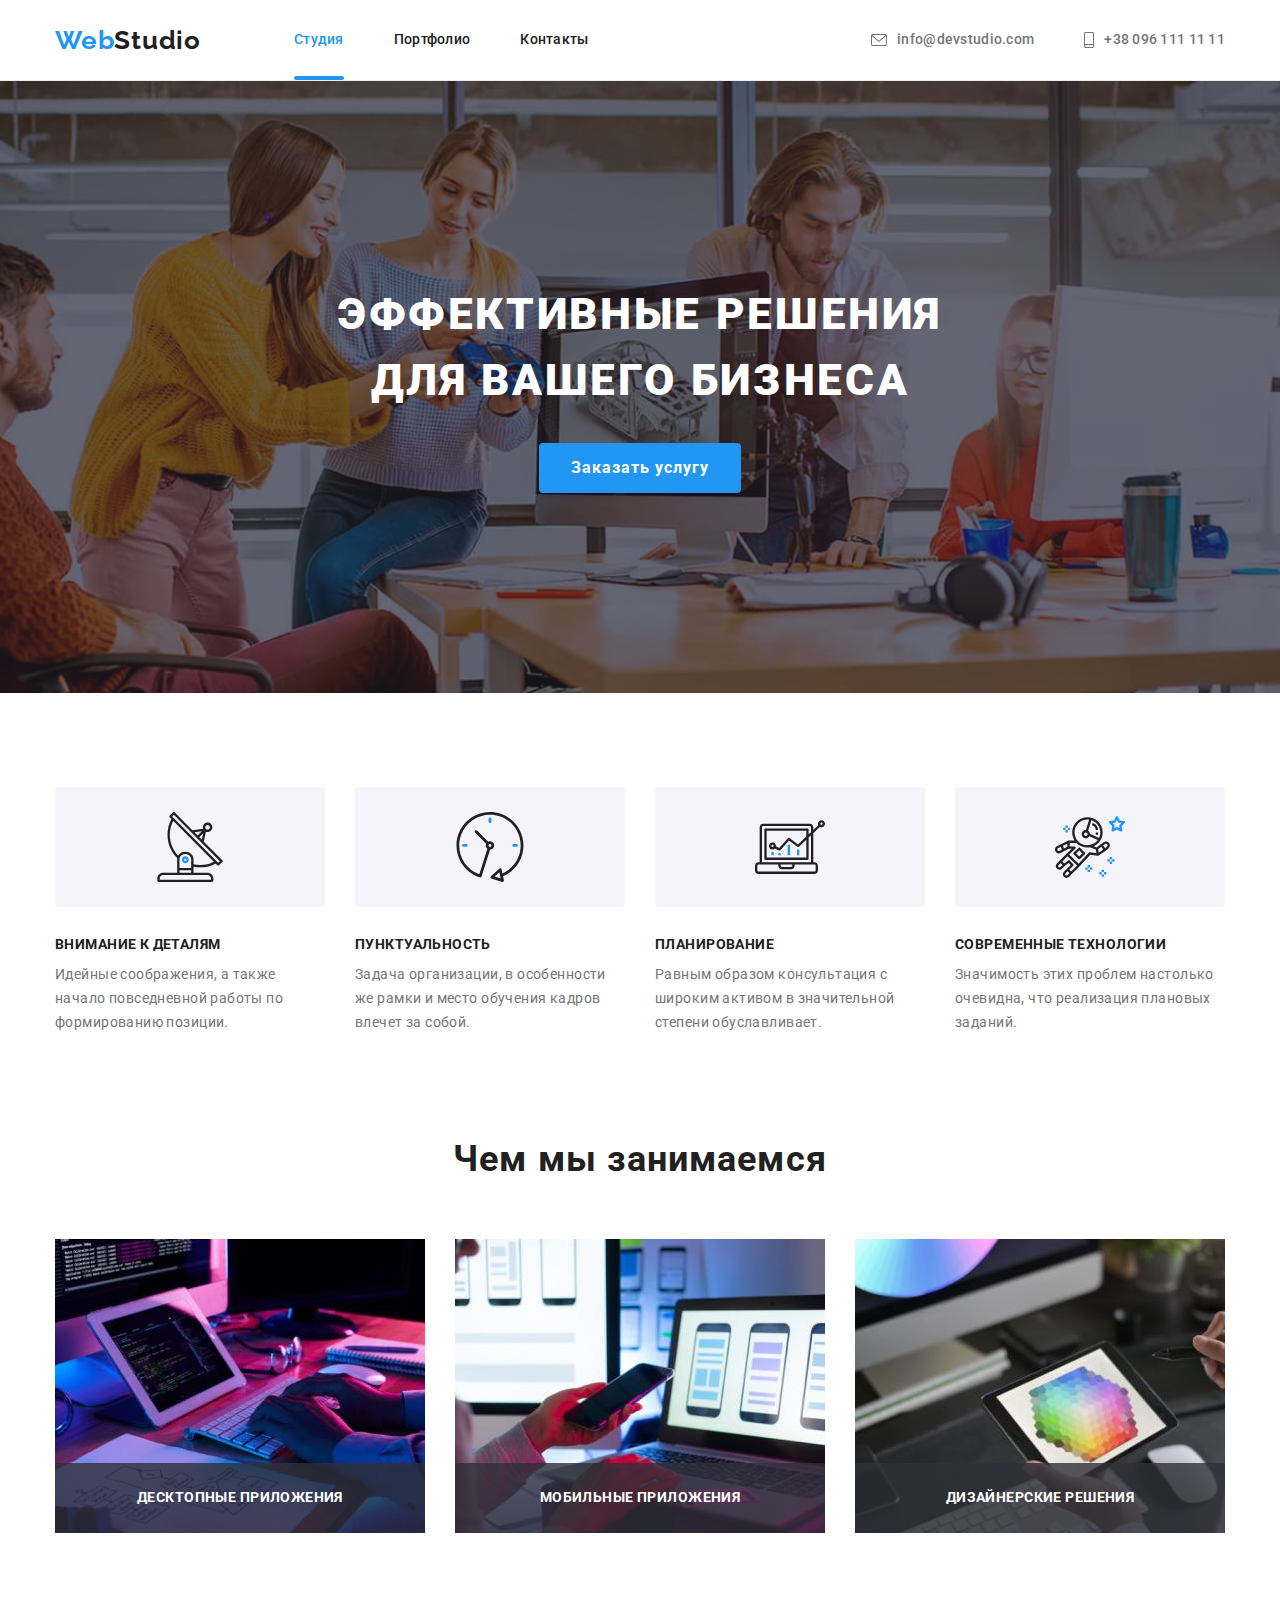
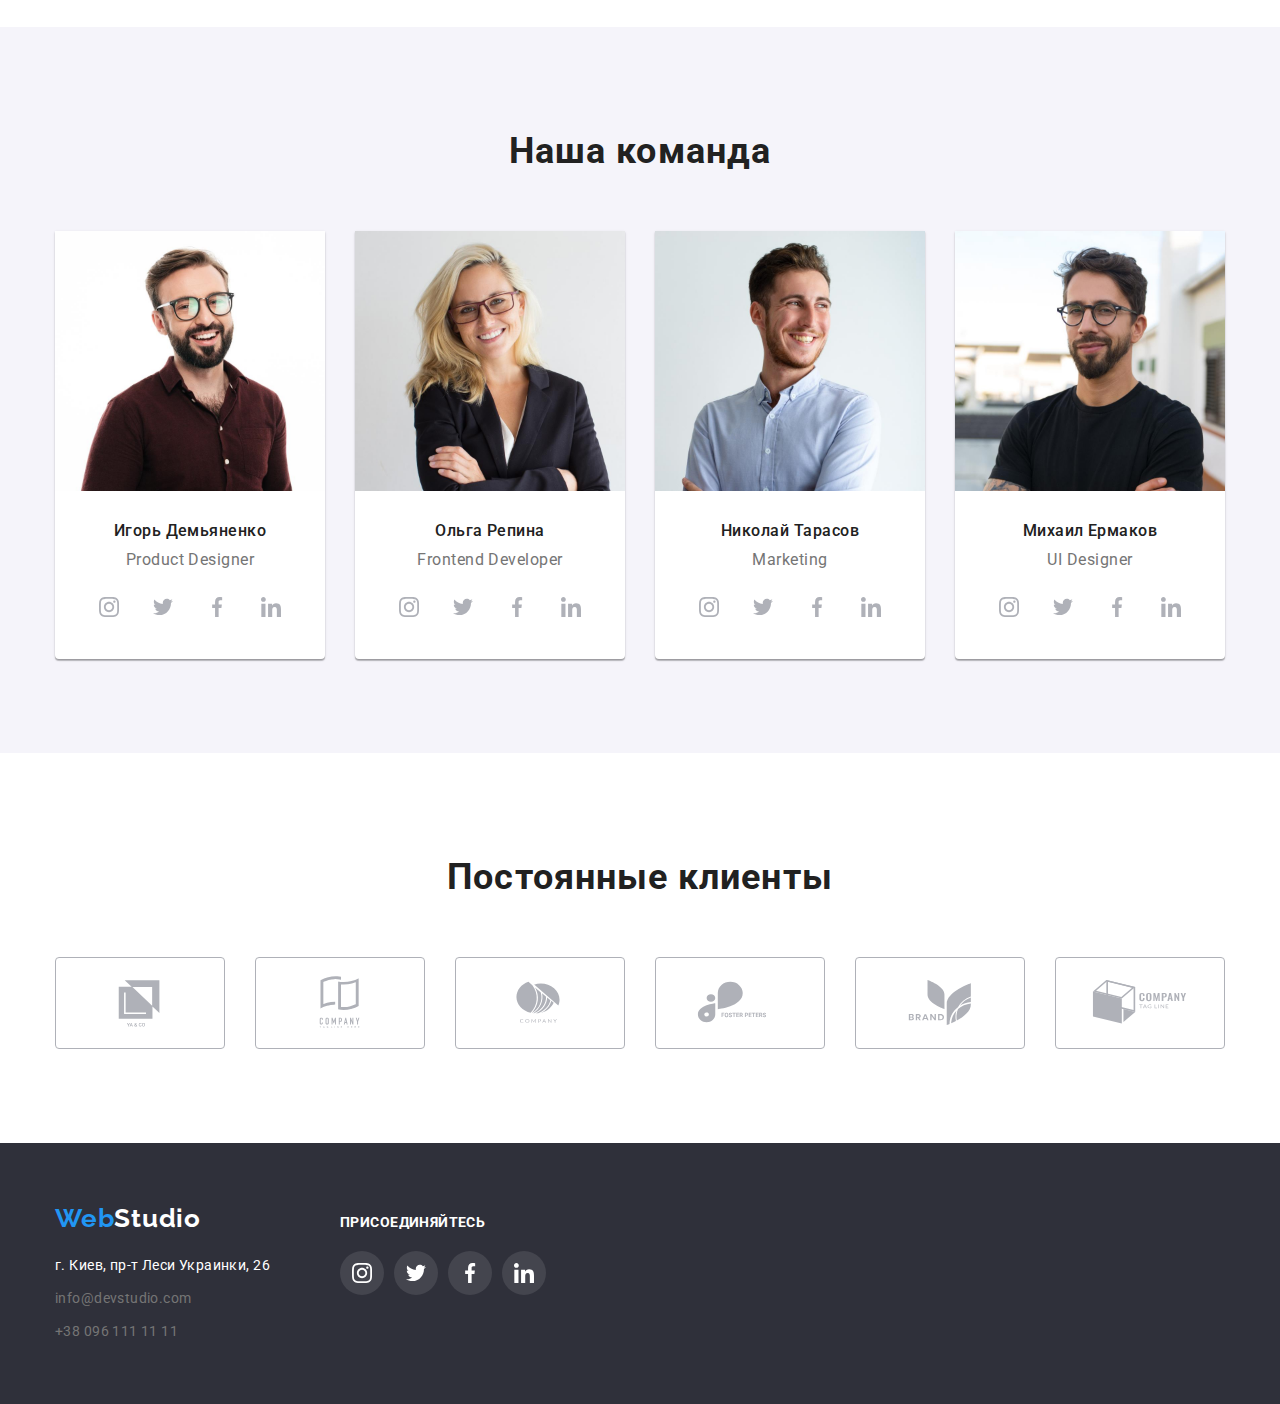
<file: index.html>
<!DOCTYPE html>
<html lang="ru">
  <head>
    <meta charset="UTF-8" />
    <meta http-equiv="X-UA-Compatible" content="IE=edge" />
    <meta name="viewport" content="width=device-width, initial-scale=1.0" />
    <title>Веб Студия</title>
    <link rel="preconnect" href="https://fonts.googleapis.com" />
    <link rel="preconnect" href="https://fonts.gstatic.com" crossorigin />
    <link
      href="https://fonts.googleapis.com/css2?family=Raleway:wght@700&family=Roboto:wght@400;500;700;900&display=swap"
      rel="stylesheet"
    />
    <link
      rel="stylesheet"
      href="https://cdnjs.cloudflare.com/ajax/libs/modern-normalize/1.1.0/modern-normalize.css"
    />
    <link rel="stylesheet" href="./css/styles.css" />
  </head>
  <body>
    <!--Шапка сайта-->
    <header class="header">
      <div class="header-box container">
        <a href="./index.html" class="logo-black link"
          ><span class="logo-blue-web">Web</span>Studio</a
        >
        <nav class="header-nav">
          <ul class="nav-list">
            <li class="nav-item">
              <a class="nav-link current" href="./index.html">Студия</a>
            </li>
            <li class="nav-item">
              <a class="nav-link" href="./portfolio.html">Портфолио</a>
            </li>
            <li class="nav-item">
              <a class="nav-link" href="">Контакты</a>
            </li>
          </ul>
        </nav>
        <ul class="contact-list">
          <li class="contact-item">
            <a class="contact-link" href="mailto:info@devstudio.com"
              ><svg class="contact-icon" width="16px" height="12px">
                <use
                  href="./images/symbol-defs.svg#icon-contact-envelope"
                ></use>
              </svg>
              info@devstudio.com</a
            >
          </li>
          <li class="contact-item">
            <a class="contact-link" href="tel:+380961111111"
              ><svg class="contact-icon" width="10px" height="16px">
                <use
                  href="./images/symbol-defs.svg#icon-contact-smartphone"
                ></use>
              </svg>
              +38 096 111 11 11</a
            >
          </li>
        </ul>
      </div>
    </header>
    <!--Содержимое сайта-->
    <main>
      <!--Герой-->
      <section class="overlay">
        <div class="hero container">
          <h1 class="hero-title">Эффективные решения для вашего бизнеса</h1>
          <button data-modal-open class="hero-btn btn" type="button">
            Заказать услугу
          </button>
        </div>
      </section>
      <!--Основные принципы работы студии-->
      <section class="section">
        <div class="container">
          <h2 class="visually-hidden">Наши принципы работы</h2>
          <ul class="methods-list">
            <li class="methods-item">
              <div class="methods-icon">
                <svg width="70px" height="70px">
                  <use
                    href="./images/symbol-defs.svg#icon-methods-antenna"
                  ></use>
                </svg>
              </div>
              <h3 class="methods-title">Внимание к деталям</h3>
              <p class="methods-info">
                Идейные соображения, а также начало повседневной работы по
                формированию позиции.
              </p>
            </li>
            <li class="methods-item">
              <div class="methods-icon">
                <svg width="70px" height="70px">
                  <use href="./images/symbol-defs.svg#icon-methods-clock"></use>
                </svg>
              </div>
              <h3 class="methods-title">Пунктуальность</h3>
              <p class="methods-info">
                Задача организации, в особенности же рамки и место обучения
                кадров влечет за собой.
              </p>
            </li>
            <li class="methods-item">
              <div class="methods-icon">
                <svg width="70px" height="70px">
                  <use
                    href="./images/symbol-defs.svg#icon-methods-diagram"
                  ></use>
                </svg>
              </div>
              <h3 class="methods-title">Планирование</h3>
              <p class="methods-info">
                Равным образом консультация с широким активом в значительной
                степени обуславливает.
              </p>
            </li>
            <li class="methods-item">
              <div class="methods-icon">
                <svg width="70px" height="70px">
                  <use
                    href="./images/symbol-defs.svg#icon-methods-astronaut"
                  ></use>
                </svg>
              </div>
              <h3 class="methods-title">Современные технологии</h3>
              <p class="methods-info">
                Значимость этих проблем настолько очевидна, что реализация
                плановых заданий.
              </p>
            </li>
          </ul>
        </div>
      </section>
      <!--Чем занимается студия-->
      <section class="activities section">
        <div class="container">
          <h2 class="section-title">Чем мы занимаемся</h2>
          <ul class="activities-list">
            <li class="activities-item">
              <img
                src="./images/whatwedo-1.jpg"
                alt="Программист пишет код веб сайта"
                height="294"
                width="370"
              />
              <h3 class="activities-title">Десктопные приложения</h3>
            </li>
            <li class="activities-item">
              <img
                src="./images/whatwedo-2.jpg"
                alt="Дизайнер выбирает дизайн мобильного приложения"
                height="294"
                width="370"
              />
              <h3 class="activities-title">Мобильные приложения</h3>
            </li>
            <li class="activities-item">
              <img
                src="./images/whatwedo-3.jpg"
                alt="Дизайнер выбирает цвет"
                height="294"
                width="370"
              />
              <h3 class="activities-title">Дизайнерские решения</h3>
            </li>
          </ul>
        </div>
      </section>
      <!--Карточки членов команды студии-->
      <section class="team-section section">
        <div class="container">
          <h2 class="section-title">Наша команда</h2>
          <ul class="team">
            <li class="team-item">
              <img
                src="./images/ourteam-1.jpg"
                alt="Игорь Демьяненко"
                height="260"
                width="270"
              />
              <div class="team-info">
                <h3 class="team-name">Игорь Демьяненко</h3>
                <p class="team-role" lang="en">Product Designer</p>
                <ul class="social-list">
                  <li class="social-item">
                    <a class="social-link" href=""
                      ><svg class="social-icon" width="20px" height="20px">
                        <use
                          href="./images/symbol-defs.svg#icon-instagram"
                        ></use>
                      </svg>
                    </a>
                  </li>
                  <li class="social-item">
                    <a class="social-link" href=""
                      ><svg class="social-icon" width="20px" height="20px">
                        <use href="./images/symbol-defs.svg#icon-twitter"></use>
                      </svg>
                    </a>
                  </li>
                  <li class="social-item">
                    <a class="social-link" href=""
                      ><svg class="social-icon" width="20px" height="20px">
                        <use
                          href="./images/symbol-defs.svg#icon-facebook"
                        ></use>
                      </svg>
                    </a>
                  </li>
                  <li class="social-item">
                    <a class="social-link" href=""
                      ><svg class="social-icon" width="20px" height="20px">
                        <use
                          href="./images/symbol-defs.svg#icon-linkedin"
                        ></use>
                      </svg>
                    </a>
                  </li>
                </ul>
              </div>
            </li>
            <li class="team-item">
              <img
                src="./images/ourteam-2.jpg"
                alt="Ольга Репина"
                height="260"
                width="270"
              />
              <div class="team-info">
                <h3 class="team-name">Ольга Репина</h3>
                <p class="team-role" lang="en">Frontend Developer</p>
                <ul class="social-list">
                  <li class="social-item">
                    <a class="social-link" href=""
                      ><svg class="social-icon" width="20px" height="20px">
                        <use
                          href="./images/symbol-defs.svg#icon-instagram"
                        ></use>
                      </svg>
                    </a>
                  </li>
                  <li class="social-item">
                    <a class="social-link" href=""
                      ><svg class="social-icon" width="20px" height="20px">
                        <use href="./images/symbol-defs.svg#icon-twitter"></use>
                      </svg>
                    </a>
                  </li>
                  <li class="social-item">
                    <a class="social-link" href=""
                      ><svg class="social-icon" width="20px" height="20px">
                        <use
                          href="./images/symbol-defs.svg#icon-facebook"
                        ></use>
                      </svg>
                    </a>
                  </li>
                  <li class="social-item">
                    <a class="social-link" href=""
                      ><svg class="social-icon" width="20px" height="20px">
                        <use
                          href="./images/symbol-defs.svg#icon-linkedin"
                        ></use>
                      </svg>
                    </a>
                  </li>
                </ul>
              </div>
            </li>
            <li class="team-item">
              <img
                src="./images/ourteam-3.jpg"
                alt="Николай Тарасов"
                height="260"
                width="270"
              />
              <div class="team-info">
                <h3 class="team-name">Николай Тарасов</h3>
                <p class="team-role" lang="en">Marketing</p>
                <ul class="social-list">
                  <li class="social-item">
                    <a class="social-link" href=""
                      ><svg class="social-icon" width="20px" height="20px">
                        <use
                          href="./images/symbol-defs.svg#icon-instagram"
                        ></use>
                      </svg>
                    </a>
                  </li>
                  <li class="social-item">
                    <a class="social-link" href=""
                      ><svg class="social-icon" width="20px" height="20px">
                        <use href="./images/symbol-defs.svg#icon-twitter"></use>
                      </svg>
                    </a>
                  </li>
                  <li class="social-item">
                    <a class="social-link" href=""
                      ><svg class="social-icon" width="20px" height="20px">
                        <use
                          href="./images/symbol-defs.svg#icon-facebook"
                        ></use>
                      </svg>
                    </a>
                  </li>
                  <li class="social-item">
                    <a class="social-link" href=""
                      ><svg class="social-icon" width="20px" height="20px">
                        <use
                          href="./images/symbol-defs.svg#icon-linkedin"
                        ></use>
                      </svg>
                    </a>
                  </li>
                </ul>
              </div>
            </li>
            <li class="team-item">
              <img
                src="./images/ourteam-4.jpg"
                alt="Михаил Ермаков"
                height="260"
                width="270"
              />
              <div class="team-info">
                <h3 class="team-name">Михаил Ермаков</h3>
                <p class="team-role" lang="en">UI Designer</p>
                <ul class="social-list">
                  <li class="social-item">
                    <a class="social-link" href=""
                      ><svg class="social-icon" width="20px" height="20px">
                        <use
                          href="./images/symbol-defs.svg#icon-instagram"
                        ></use>
                      </svg>
                    </a>
                  </li>
                  <li class="social-item">
                    <a class="social-link" href=""
                      ><svg class="social-icon" width="20px" height="20px">
                        <use href="./images/symbol-defs.svg#icon-twitter"></use>
                      </svg>
                    </a>
                  </li>
                  <li class="social-item">
                    <a class="social-link" href=""
                      ><svg class="social-icon" width="20px" height="20px">
                        <use
                          href="./images/symbol-defs.svg#icon-facebook"
                        ></use>
                      </svg>
                    </a>
                  </li>
                  <li class="social-item">
                    <a class="social-link" href=""
                      ><svg class="social-icon" width="20px" height="20px">
                        <use
                          href="./images/symbol-defs.svg#icon-linkedin"
                        ></use>
                      </svg>
                    </a>
                  </li>
                </ul>
              </div>
            </li>
          </ul>
        </div>
      </section>
      <section class="client section">
        <div class="container">
          <h2 class="section-title">Постоянные клиенты</h2>
          <ul class="client-list">
            <li class="client-item">
              <a class="client-link" href="" target="_blank"
                ><svg class="client-logo" width="106px" height="60px">
                  <use
                    href="./images/symbol-defs.svg#icon-client-logo-1"
                  ></use></svg
              ></a>
            </li>
            <li class="client-item">
              <a class="client-link" href="" target="_blank"
                ><svg class="client-logo" width="106px" height="60px">
                  <use
                    href="./images/symbol-defs.svg#icon-client-logo-2"
                  ></use></svg
              ></a>
            </li>
            <li class="client-item">
              <a class="client-link" href="" target="_blank"
                ><svg class="client-logo" width="106px" height="60px">
                  <use
                    href="./images/symbol-defs.svg#icon-client-logo-3"
                  ></use></svg
              ></a>
            </li>
            <li class="client-item">
              <a class="client-link" href="" target="_blank"
                ><svg class="client-logo" width="106px" height="60px">
                  <use
                    href="./images/symbol-defs.svg#icon-client-logo-4"
                  ></use></svg
              ></a>
            </li>
            <li class="client-item">
              <a class="client-link" href="" target="_blank"
                ><svg class="client-logo" width="106px" height="60px">
                  <use
                    href="./images/symbol-defs.svg#icon-client-logo-5"
                  ></use></svg
              ></a>
            </li>
            <li class="client-item">
              <a class="client-link" href="" target="_blank"
                ><svg class="client-logo" width="106px" height="60px">
                  <use
                    href="./images/symbol-defs.svg#icon-client-logo-6"
                  ></use></svg
              ></a>
            </li>
          </ul>
        </div>
      </section>
    </main>
    <!--Подвал сайта-->
    <footer class="footer">
      <div class="container footer-container">
        <div class="footer-left">
          <a href="./index.html" class="logo-white"
            ><span class="logo-blue-web">Web</span>Studio</a
          >
          <address class="address">
            <ul class="address-list">
              <li class="address-item">
                <a
                  class="address-link text-white"
                  href="https://www.google.com/maps/place/%D0%B1%D1%83%D0%BB.+%D0%9B%D0%B5%D1%81%D0%B8+%D0%A3%D0%BA%D1%80%D0%B0%D0%B8%D0%BD%D0%BA%D0%B8,+26,+%D0%9A%D0%B8%D0%B5%D0%B2,+%D0%A3%D0%BA%D1%80%D0%B0%D0%B8%D0%BD%D0%B0,+02000/@50.4265841,30.5361971,17z/data=!3m1!4b1!4m5!3m4!1s0x40d4cf0e033ecbe9:0x57a4dffefec77da0!8m2!3d50.4265807!4d30.5383858"
                  target="_blank"
                  rel="noreferrer noopener"
                  >г. Киев, пр-т Леси Украинки, 26</a
                >
              </li>
              <li class="address-item">
                <a
                  class="address-link text-grey"
                  href="mailto:info@devstudio.com"
                  >info@devstudio.com</a
                >
              </li>
              <li class="address-item">
                <a class="address-link text-grey" href="tel:+380961111111"
                  >+38 096 111 11 11</a
                >
              </li>
            </ul>
          </address>
        </div>
        <div class="footer-right">
          <h2 class="footer-right-title">Присоединяйтесь</h2>
          <ul class="social-list">
            <li class="social-item">
              <a class="social-link-footer" href=""
                ><svg class="social-icon-footer" width="20px" height="20px">
                  <use href="./images/symbol-defs.svg#icon-instagram"></use>
                </svg>
              </a>
            </li>
            <li class="social-item">
              <a class="social-link-footer" href=""
                ><svg class="social-icon-footer" width="20px" height="20px">
                  <use href="./images/symbol-defs.svg#icon-twitter"></use>
                </svg>
              </a>
            </li>
            <li class="social-item">
              <a class="social-link-footer" href=""
                ><svg class="social-icon-footer" width="20px" height="20px">
                  <use href="./images/symbol-defs.svg#icon-facebook"></use>
                </svg>
              </a>
            </li>
            <li class="social-item">
              <a class="social-link-footer" href=""
                ><svg class="social-icon-footer" width="20px" height="20px">
                  <use href="./images/symbol-defs.svg#icon-linkedin"></use>
                </svg>
              </a>
            </li>
          </ul>
        </div>
      </div>
    </footer>
    <div data-modal class="backdrop is-hidden">
      <div class="modal">
        <button data-modal-close class="close-btn" type="button">
          <svg class="close-btn-icon" width="11px" height="11px">
            <use href="./images/symbol-defs.svg#icon-btn-close"></use>
          </svg>
        </button>
      </div>
    </div>
    <script src="./js/modal.js"></script>
  </body>
</html>
</file>
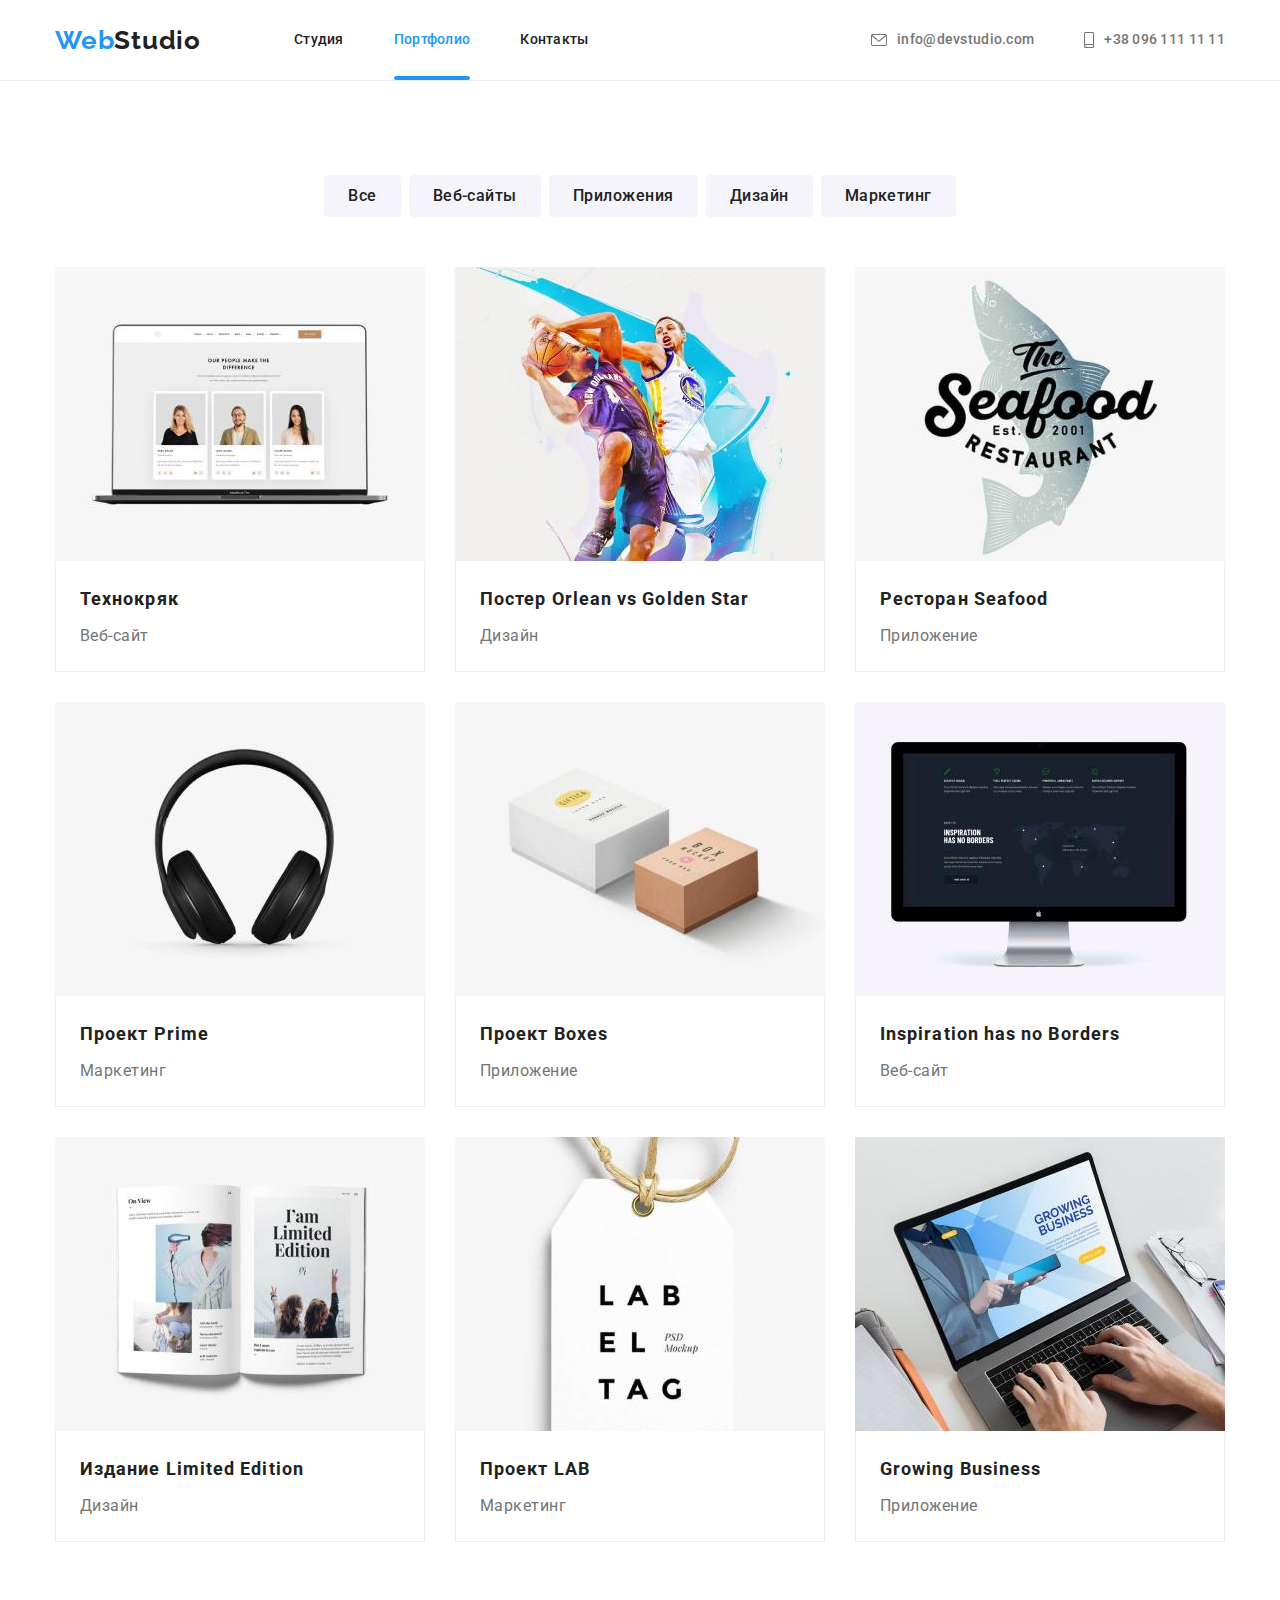
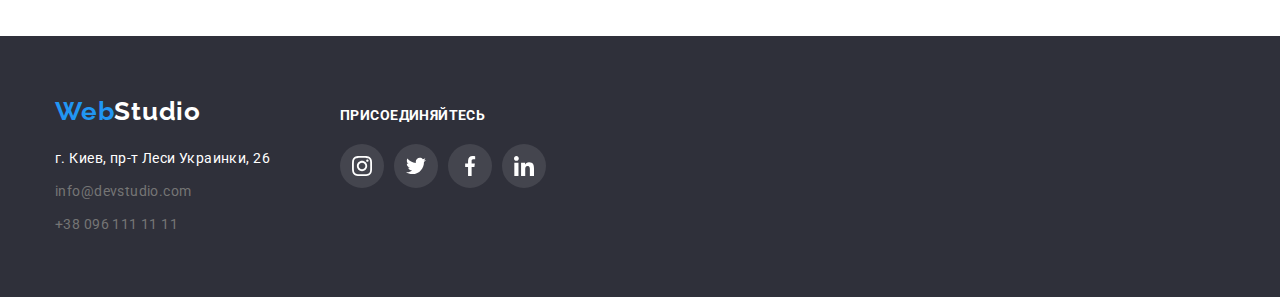
<file: portfolio.html>
<!DOCTYPE html>
<html lang="ru">
  <head>
    <meta charset="UTF-8" />
    <meta http-equiv="X-UA-Compatible" content="IE=edge" />
    <meta name="viewport" content="width=device-width, initial-scale=1.0" />
    <title>Портфолио</title>
    <link rel="preconnect" href="https://fonts.googleapis.com" />
    <link rel="preconnect" href="https://fonts.gstatic.com" crossorigin />
    <link
      href="https://fonts.googleapis.com/css2?family=Raleway:wght@700&family=Roboto:wght@400;500;700;900&display=swap"
      rel="stylesheet"
    />
    <link
      rel="stylesheet"
      href="https://cdnjs.cloudflare.com/ajax/libs/modern-normalize/1.1.0/modern-normalize.css"
    />
    <link rel="stylesheet" href="./css/styles.css" />
  </head>
  <body>
    <!--Шапка сайта-->
    <header class="header">
      <div class="header-box container">
        <a href="./index.html" class="logo-black link"
          ><span class="logo-blue-web">Web</span>Studio</a
        >
        <nav class="header-nav">
          <ul class="nav-list">
            <li class="nav-item">
              <a class="nav-link" href="./index.html">Студия</a>
            </li>
            <li class="nav-item">
              <a class="nav-link current" href="./portfolio.html">Портфолио</a>
            </li>
            <li class="nav-item">
              <a class="nav-link" href="">Контакты</a>
            </li>
          </ul>
        </nav>
        <ul class="contact-list">
          <li class="contact-item">
            <a class="contact-link" href="mailto:info@devstudio.com"
              ><svg class="contact-icon" width="16px" height="12px">
                <use
                  href="./images/symbol-defs.svg#icon-contact-envelope"
                ></use>
              </svg>
              info@devstudio.com</a
            >
          </li>
          <li class="contact-item">
            <a class="contact-link" href="tel:+380961111111"
              ><svg class="contact-icon" width="10px" height="16px">
                <use
                  href="./images/symbol-defs.svg#icon-contact-smartphone"
                ></use>
              </svg>
              +38 096 111 11 11</a
            >
          </li>
        </ul>
      </div>
    </header>
    <!-- Содержимое сайта -->
    <main>
      <!-- Портфолио -->
      <section class="section">
        <div class="container">
          <h1 class="visually-hidden">Наше портфолио</h1>
          <ul class="button-list">
            <li class="button-item">
              <button class="portfolio-btn btn" type="button">Все</button>
            </li>
            <li class="button-item">
              <button class="portfolio-btn btn" type="button">Веб-сайты</button>
            </li>
            <li class="button-item">
              <button class="portfolio-btn btn" type="button">
                Приложения
              </button>
            </li>
            <li class="button-item">
              <button class="portfolio-btn btn" type="button">Дизайн</button>
            </li>
            <li class="button-item">
              <button class="portfolio-btn btn" type="button">Маркетинг</button>
            </li>
          </ul>
          <ul class="portfolio-list">
            <li class="portfolio-item">
              <a class="portfolio-link" href="">
                <div class="portfolio-card-wrap">
                  <img
                    src="./images/portfolio-1.jpg"
                    alt="Веб-сайт Технокряк"
                    width="370"
                    height="294"
                  />
                  <p class="portfolio-card-overview">
                    Технокряк это современная площадка распространения
                    коронавируса. Компании используют эту платформу для
                    цифрового шпионажа и атак на защищённые сервера конкурентов.
                  </p>
                </div>
                <div class="portfolio-card">
                  <h2 class="portfolio-title">Технокряк</h2>
                  <p class="portfolio-text">Веб-сайт</p>
                </div>
              </a>
            </li>
            <li class="portfolio-item">
              <a class="portfolio-link" href="">
                <div class="portfolio-card-wrap">
                  <img
                    src="./images/portfolio-2.jpg"
                    alt="Дизайн баскетбольного постера"
                    width="370"
                    height="294"
                  />
                  <p class="portfolio-card-overview">
                    Lorem, ipsum dolor sit amet consectetur adipisicing elit.
                    Iure excepturi dolore esse tempora ex error dicta autem
                    officiis, itaque doloremque!
                  </p>
                </div>
                <div class="portfolio-card">
                  <h2 class="portfolio-title">
                    Постер <span lang="en">Orlean vs Golden Star</span>
                  </h2>
                  <p class="portfolio-text">Дизайн</p>
                </div>
              </a>
            </li>
            <li class="portfolio-item">
              <a class="portfolio-link" href="">
                <div class="portfolio-card-wrap">
                  <img
                    src="./images/portfolio-3.jpg"
                    alt="Приложение для ресторана морской кухни"
                    width="370"
                    height="294"
                  />
                  <p class="portfolio-card-overview">
                    Lorem, ipsum dolor sit amet consectetur adipisicing elit.
                    Iure excepturi dolore esse tempora ex error dicta autem
                    officiis, itaque doloremque!
                  </p>
                </div>
                <div class="portfolio-card">
                  <h2 class="portfolio-title">
                    Ресторан <span lang="en">Seafood</span>
                  </h2>
                  <p class="portfolio-text">Приложение</p>
                </div>
              </a>
            </li>
            <li class="portfolio-item">
              <a class="portfolio-link" href="">
                <div class="portfolio-card-wrap">
                  <img
                    src="./images/portfolio-4.jpg"
                    alt="Маркетинг товаров"
                    width="370"
                    height="294"
                  />
                  <p class="portfolio-card-overview">
                    Lorem, ipsum dolor sit amet consectetur adipisicing elit.
                    Iure excepturi dolore esse tempora ex error dicta autem
                    officiis, itaque doloremque!
                  </p>
                </div>
                <div class="portfolio-card">
                  <h2 class="portfolio-title">
                    Проект <span lang="en">Prime</span>
                  </h2>
                  <p class="portfolio-text">Маркетинг</p>
                </div>
              </a>
            </li>
            <li class="portfolio-item">
              <a class="portfolio-link" href="">
                <div class="portfolio-card-wrap">
                  <img
                    src="./images/portfolio-5.jpg"
                    alt="Приложение Проект Коробки"
                    width="370"
                    height="294"
                  />
                  <p class="portfolio-card-overview">
                    Lorem, ipsum dolor sit amet consectetur adipisicing elit.
                    Iure excepturi dolore esse tempora ex error dicta autem
                    officiis, itaque doloremque!
                  </p>
                </div>
                <div class="portfolio-card">
                  <h2 class="portfolio-title">
                    Проект <span lang="en">Boxes</span>
                  </h2>
                  <p class="portfolio-text">Приложение</p>
                </div>
              </a>
            </li>
            <li class="portfolio-item">
              <a class="portfolio-link" href="">
                <div class="portfolio-card-wrap">
                  <img
                    src="./images/portfolio-6.jpg"
                    alt="Веб-сайт"
                    width="370"
                    height="294"
                  />
                  <p class="portfolio-card-overview">
                    Lorem, ipsum dolor sit amet consectetur adipisicing elit.
                    Iure excepturi dolore esse tempora ex error dicta autem
                    officiis, itaque doloremque!
                  </p>
                </div>
                <div class="portfolio-card">
                  <h2 class="portfolio-title" lang="en">
                    Inspiration has no Borders
                  </h2>
                  <p class="portfolio-text">Веб-сайт</p>
                </div>
              </a>
            </li>
            <li class="portfolio-item">
              <a class="portfolio-link" href="">
                <div class="portfolio-card-wrap">
                  <img
                    src="./images/portfolio-7.jpg"
                    alt="Дизайн журнала"
                    width="370"
                    height="294"
                  />
                  <p class="portfolio-card-overview">
                    Lorem, ipsum dolor sit amet consectetur adipisicing elit.
                    Iure excepturi dolore esse tempora ex error dicta autem
                    officiis, itaque doloremque!
                  </p>
                </div>
                <div class="portfolio-card">
                  <h2 class="portfolio-title">
                    Издание <span lang="en">Limited Edition</span>
                  </h2>
                  <p class="portfolio-text">Дизайн</p>
                </div>
              </a>
            </li>
            <li class="portfolio-item">
              <a class="portfolio-link" href="">
                <div class="portfolio-card-wrap">
                  <img
                    src="./images/portfolio-8.jpg"
                    alt="Дизайн бренда"
                    width="370"
                    height="294"
                  />
                  <p class="portfolio-card-overview">
                    Lorem, ipsum dolor sit amet consectetur adipisicing elit.
                    Iure excepturi dolore esse tempora ex error dicta autem
                    officiis, itaque doloremque!
                  </p>
                </div>
                <div class="portfolio-card">
                  <h2 class="portfolio-title">Проект <span>LAB</span></h2>
                  <p class="portfolio-text">Маркетинг</p>
                </div>
              </a>
            </li>
            <li class="portfolio-item">
              <a class="portfolio-link" href="">
                <div class="portfolio-card-wrap">
                  <img
                    src="./images/portfolio-9.jpg"
                    alt="Приложение для развития бизнеса"
                    width="370"
                    height="294"
                  />
                  <p class="portfolio-card-overview">
                    Lorem, ipsum dolor sit amet consectetur adipisicing elit.
                    Iure excepturi dolore esse tempora ex error dicta autem
                    officiis, itaque doloremque!
                  </p>
                </div>
                <div class="portfolio-card">
                  <h2 class="portfolio-title" lang="en">Growing Business</h2>
                  <p class="portfolio-text">Приложение</p>
                </div>
              </a>
            </li>
          </ul>
        </div>
      </section>
    </main>
    <!--Подвал сайта-->
    <footer class="footer">
      <div class="container footer-container">
        <div class="footer-left">
          <a href="./index.html" class="logo-white"
            ><span class="logo-blue-web">Web</span>Studio</a
          >
          <address class="address">
            <ul class="address-list">
              <li class="address-item">
                <a
                  class="address-link text-white"
                  href="https://www.google.com/maps/place/%D0%B1%D1%83%D0%BB.+%D0%9B%D0%B5%D1%81%D0%B8+%D0%A3%D0%BA%D1%80%D0%B0%D0%B8%D0%BD%D0%BA%D0%B8,+26,+%D0%9A%D0%B8%D0%B5%D0%B2,+%D0%A3%D0%BA%D1%80%D0%B0%D0%B8%D0%BD%D0%B0,+02000/@50.4265841,30.5361971,17z/data=!3m1!4b1!4m5!3m4!1s0x40d4cf0e033ecbe9:0x57a4dffefec77da0!8m2!3d50.4265807!4d30.5383858"
                  target="_blank"
                  rel="noreferrer noopener"
                  >г. Киев, пр-т Леси Украинки, 26</a
                >
              </li>
              <li class="address-item">
                <a
                  class="address-link text-grey"
                  href="mailto:info@devstudio.com"
                  >info@devstudio.com</a
                >
              </li>
              <li class="address-item">
                <a class="address-link text-grey" href="tel:+380961111111"
                  >+38 096 111 11 11</a
                >
              </li>
            </ul>
          </address>
        </div>
        <div class="footer-right">
          <h2 class="footer-right-title">Присоединяйтесь</h2>
          <ul class="social-list">
            <li class="social-item">
              <a class="social-link-footer" href=""
                ><svg class="social-icon-footer" width="20px" height="20px">
                  <use href="./images/symbol-defs.svg#icon-instagram"></use>
                </svg>
              </a>
            </li>
            <li class="social-item">
              <a class="social-link-footer" href=""
                ><svg class="social-icon-footer" width="20px" height="20px">
                  <use href="./images/symbol-defs.svg#icon-twitter"></use>
                </svg>
              </a>
            </li>
            <li class="social-item">
              <a class="social-link-footer" href=""
                ><svg class="social-icon-footer" width="20px" height="20px">
                  <use href="./images/symbol-defs.svg#icon-facebook"></use>
                </svg>
              </a>
            </li>
            <li class="social-item">
              <a class="social-link-footer" href=""
                ><svg class="social-icon-footer" width="20px" height="20px">
                  <use href="./images/symbol-defs.svg#icon-linkedin"></use>
                </svg>
              </a>
            </li>
          </ul>
        </div>
      </div>
    </footer>
  </body>
</html>
</file>
<file: css/styles.css>
:root {
  --active-color: #2196f3;
  --inactive-color: #f5f4fa;
  --white: #ffffff;
  --primary-font-color: #212121;
  --secondary-font-color: #757575;
  --background-grey-color: #2f303a;
}

/* Обнуление и установка блочной модели на весь документ */

*,
*::before,
*::after {
  box-sizing: border-box;
}

h1,
h2,
h3,
h4,
h5,
h6,
p,
ul {
  padding: 0;
  margin: 0;
}

ul {
  list-style: none;
}

a {
  text-decoration: none;
}

/* Common styles */

body {
  font-family: 'roboto', sans-serif;
}

.btn {
  cursor: pointer;
}

.container {
  width: 1200px;
  padding-left: 15px;
  padding-right: 15px;
  margin-left: auto;
  margin-right: auto;
}

img {
  display: block;
  max-width: 100%;
  height: auto;
}

.section {
  padding-top: 94px;
  padding-bottom: 94px;
}

.section-title {
  font-weight: 700;
  font-size: 36px;
  line-height: 1.67;
  letter-spacing: 0.03em;
  color: var(--primary-font-color);
  margin-bottom: 50px;
  text-align: center;
}

.text-white {
  color: var(--white);
}

.text-grey {
  color: var(--secondary-font-color);
}

.visually-hidden {
  position: absolute;
  white-space: nowrap;
  width: 1px;
  height: 1px;
  overflow: hidden;
  border: 0;
  padding: 0;
  clip: rect(0 0 0 0);
  clip-path: inset(50%);
  margin: -1px;
}

/* Header and Footer logo */

.logo-black {
  font-family: 'raleway', sans-serif;
  font-weight: 700;
  font-size: 26px;
  line-height: 1.19;
  letter-spacing: 0.03em;
  color: var(--primary-font-color);
  margin-right: 93px;
}

.logo-white {
  font-family: 'raleway', sans-serif;
  font-weight: 700;
  font-size: 26px;
  line-height: 1.19;
  letter-spacing: 0.03em;
  color: var(--white);
  margin-bottom: 20px;
  display: block;
}

.logo-blue-web {
  color: var(--active-color);
}

/* Header */

.header {
  border-bottom: 1px solid #ececec;
}

.header-box {
  display: flex;
  align-items: center;
}

.nav-list {
  display: flex;
}

.nav-item:not(:last-child) {
  margin-right: 50px;
}

.nav-link {
  font-weight: 500;
  font-size: 14px;
  line-height: 1.14;
  letter-spacing: 0.02em;
  color: var(--primary-font-color);
  display: block;
  padding-top: 32px;
  padding-bottom: 32px;

  transition: color 250ms cubic-bezier(0.4, 0, 0.2, 1);
}

.nav-link:hover,
.nav-link:focus {
  color: var(--active-color);
}

.nav-link.current {
  position: relative;
  color: var(--active-color);
}

.nav-link.current::after {
  position: absolute;
  content: '';
  background-color: var(--active-color);
  width: 100%;
  height: 4px;
  border-radius: 2px;
  left: 0;
  bottom: 0;
}

.contact-list {
  display: flex;
  margin-left: auto;
}

.contact-item:not(:last-child) {
  margin-right: 50px;
}

.contact-link {
  font-weight: 500;
  font-size: 14px;
  line-height: 1.14;
  letter-spacing: 0.02em;
  color: var(--secondary-font-color);
  display: flex;
  align-items: center;
  padding-top: 32px;
  padding-bottom: 32px;

  transition: color 250ms cubic-bezier(0.4, 0, 0.2, 1);
}

.contact-icon {
  margin-right: 10px;
  fill: currentColor;
}

.contact-link:hover,
.contact-link:focus {
  color: var(--active-color);
}

/* Hero section */

.overlay {
  padding: 200px 0;
  max-width: 1600px;
  margin-left: auto;
  margin-right: auto;
  background-color: var(--background-grey-color);
  background-image: linear-gradient(
      to right,
      rgba(47, 48, 58, 0.4),
      rgba(47, 48, 58, 0.4)
    ),
    url(../images/hero-bgd.jpg);
  background-size: cover;
  background-repeat: no-repeat;
  background-position: center;
}

.hero {
  display: flex;
  flex-direction: column;
}

.hero-title {
  display: block;
  font-weight: 900;
  font-size: 44px;
  line-height: 1.5;
  letter-spacing: 0.06em;
  text-transform: uppercase;
  color: var(--white);
  max-width: 696px;
  text-align: center;
  margin-bottom: 30px;
  margin-left: auto;
  margin-right: auto;
}

.hero-btn {
  border: transparent;
  box-shadow: 0px 4px 4px rgba(0, 0, 0, 0.15);
  border-radius: 4px;
  font-weight: 700;
  font-size: 16px;
  line-height: 1.88;
  letter-spacing: 0.06em;
  color: var(--white);
  background-color: var(--active-color);
  margin-left: auto;
  margin-right: auto;
  padding: 10px 32px;
  min-width: 136px;
  min-height: 30px;
}

/* Work methods */

.methods-list {
  display: flex;
}

.methods-item:not(:last-child) {
  margin-right: 30px;
}

.methods-title {
  font-weight: 700;
  font-size: 14px;
  line-height: 1.14;
  letter-spacing: 0.03em;
  text-transform: uppercase;
  color: var(--primary-font-color);
  width: 270px;
  margin-bottom: 10px;
}

.methods-info {
  font-size: 14px;
  line-height: 1.71;
  letter-spacing: 0.03em;
  color: var(--secondary-font-color);
  width: 270px;
}

.methods-icon {
  display: flex;
  width: 100%;
  height: 120px;
  margin-bottom: 30px;
  background-color: var(--inactive-color);
  border-radius: 4px;
  align-items: center;
  justify-content: center;
}

/* Activities section */

.activities {
  padding-top: 0;
}

.activities-list {
  display: flex;
  justify-content: space-between;
}

.activities-item {
  position: relative;
}

.activities-title {
  position: absolute;
  bottom: 0;
  left: 0;

  display: flex;
  align-items: center;
  justify-content: center;
  width: 100%;
  height: 70px;

  font-weight: 700;
  font-size: 14px;
  line-height: 1.14;
  letter-spacing: 0.03em;
  text-transform: uppercase;
  color: var(--white);
  background-color: rgba(47, 48, 58, 0.8);
}

/* Team section */

.team-section {
  background-color: var(--inactive-color);
}

.team-item {
  background-color: var(--white);
  box-shadow: 0px 1px 3px rgba(0, 0, 0, 0.12), 0px 1px 1px rgba(0, 0, 0, 0.14),
    0px 2px 1px rgba(0, 0, 0, 0.2);
  border-radius: 0px 0px 4px 4px;
}

.team {
  display: flex;
}

.team-info {
  padding-top: 30px;
  padding-bottom: 30px;
}

.team-item:not(:last-child) {
  margin-right: 30px;
}

.team-name {
  font-weight: 500;
  font-size: 16px;
  line-height: 1.19;
  letter-spacing: 0.03em;
  color: var(--primary-font-color);
  text-align: center;
  margin-bottom: 10px;
}

.team-role {
  font-size: 16px;
  line-height: 1.19;
  letter-spacing: 0.03em;
  color: var(--secondary-font-color);
  text-align: center;
  margin-bottom: 16px;
}

.social-list {
  display: flex;
  align-items: center;
  justify-content: center;
}

.social-item {
  width: 44px;
  height: 44px;
  border-radius: 50%;
}

.social-item:not(:last-child) {
  margin-right: 10px;
}

.social-link {
  display: flex;
  width: 100%;
  height: 100%;
  border-radius: 50%;
  align-items: center;
  justify-content: center;

  transition: background-color 250ms cubic-bezier(0.4, 0, 0.2, 1);
}

.social-link:hover,
.social-link:focus {
  background-color: var(--active-color);
}

.social-icon {
  fill: #afb1b8;

  transition: fill 250ms cubic-bezier(0.4, 0, 0.2, 1);
}

.social-link:hover .social-icon,
.social-link:focus .social-icon {
  fill: var(--white);
}

/* Client section */

.client-list {
  display: flex;
  justify-content: space-between;
}

.client-item {
  display: block;
  height: 92px;
}

.client-link {
  display: flex;
  justify-content: center;
  align-items: center;
  width: 170px;
  height: 92px;
  border: 1px solid #afb1b8;
  border-radius: 4px;

  transition: border 250ms cubic-bezier(0.4, 0, 0.2, 1);
}

.client-logo {
  fill: #afb1b8;

  transition: fill 250ms cubic-bezier(0.4, 0, 0.2, 1);
}

.client-link:hover,
.client-link:focus {
  border: 1px solid var(--active-color);
}

.client-link:hover .client-logo,
.client-link:focus .client-logo {
  fill: var(--active-color);
}

/* Portfolio */

.button-list {
  display: flex;
  justify-content: center;
  margin-bottom: 50px;
}

.button-item:not(:last-child) {
  margin-right: 8px;
}

.portfolio-btn {
  display: inline-block;
}

.portfolio-btn {
  font-weight: 500;
  font-size: 16px;
  line-height: 1.63;
  letter-spacing: 0.03em;
  color: var(--primary-font-color);
  background-color: var(--inactive-color);
  padding: 6px 22px;
  border-radius: 4px;
  border-color: transparent;

  transition: background-color 250ms cubic-bezier(0.4, 0, 0.2, 1),
    color 250ms cubic-bezier(0.4, 0, 0.2, 1),
    box-shadow 250ms cubic-bezier(0.4, 0, 0.2, 1);
}

.portfolio-btn:focus,
.portfolio-btn:hover {
  color: var(--white);
  background-color: var(--active-color);
  box-shadow: 0px 3px 1px rgba(0, 0, 0, 0.1), 0px 1px 2px rgba(0, 0, 0, 0.08),
    0px 2px 2px rgba(0, 0, 0, 0.12);
}

.portfolio-list {
  display: flex;
  flex-wrap: wrap;
}

.portfolio-item {
  width: calc((100% - 60px) / 3);
  margin-right: 30px;
  margin-bottom: 30px;
  background: var(--white);
}

.portfolio-item:nth-child(3n) {
  margin-right: 0;
}

.portfolio-item:nth-last-child(-n + 3) {
  margin-bottom: 0;
}

.portfolio-card-wrap {
  position: relative;
  overflow: hidden;
}

.portfolio-card-overview {
  display: block;
  overflow: hidden;
  position: absolute;
  bottom: 0;
  left: 0;
  width: 100%;
  height: 100%;
  padding: 63px 24px;
  font-weight: 400;
  font-size: 18px;
  line-height: 1.56;
  letter-spacing: 0.03em;
  color: var(--white);
  background-color: rgba(33, 150, 243, 0.9);

  transform: translateY(100%);
  transition: transform 250ms cubic-bezier(0.4, 0, 0.2, 1);
}

.portfolio-title {
  font-weight: 700;
  font-size: 18px;
  line-height: 2;
  letter-spacing: 0.06em;
  color: var(--primary-font-color);
  margin-bottom: 4px;
}

.portfolio-text {
  font-size: 16px;
  line-height: 1.88;
  letter-spacing: 0.03em;
  color: var(--secondary-font-color);
}

.portfolio-card {
  border-left: 1px solid #eee;
  border-right: 1px solid #eee;
  border-bottom: 1px solid #eee;
  padding: 20px 24px;
}

.portfolio-link {
  display: block;
}

.portfolio-link:hover,
.portfolio-link:focus {
  box-shadow: 0px 1px 1px rgba(0, 0, 0, 0.12), 0px 4px 4px rgba(0, 0, 0, 0.06),
    1px 4px 6px rgba(0, 0, 0, 0.16);
}

.portfolio-link:hover .portfolio-card-overview,
.portfolio-link:focus .portfolio-card-overview {
  transform: translateY(0);
}

/* Footer */

.footer {
  background-color: var(--background-grey-color);
  padding: 60px 0;
}

.footer-container {
  display: flex;
  align-items: baseline;
}

.footer-left {
  margin-right: 70px;
}

.address-link {
  font-size: 14px;
  font-style: normal;
  line-height: 1.71;
  letter-spacing: 0.03em;
  display: block;

  transition: color 250ms cubic-bezier(0.4, 0, 0.2, 1);
}

.address-item:not(:last-child) {
  margin-bottom: 9px;
}

.address-link:hover,
.address-link:focus {
  color: var(--active-color);
}

.footer-right-title {
  font-weight: 700;
  font-size: 14px;
  line-height: 1.14;
  letter-spacing: 0.03em;
  text-transform: uppercase;
  color: var(--white);
  margin-bottom: 20px;
}

.social-link-footer {
  display: flex;
  width: 100%;
  height: 100%;
  border-radius: 50%;
  align-items: center;
  justify-content: center;

  transition: background-color 250ms cubic-bezier(0.4, 0, 0.2, 1);
}

.social-icon-footer {
  fill: var(--white);
}

.social-link-footer {
  background-color: rgba(255, 255, 255, 0.1);
}

.social-link-footer:hover,
.social-link-footer:focus {
  background-color: var(--active-color);
}

/* Модальное окно и бэкдроп*/

.backdrop {
  position: fixed;
  top: 0;
  left: 0;
  width: 100%;
  height: 100%;
  background-color: rgba(0, 0, 0, 0.2);
  z-index: 2;

  opacity: 1;
  transition: opacity 250ms cubic-bezier(0.4, 0, 0.2, 1);
}

.backdrop.is-hidden {
  opacity: 0;
  pointer-events: none;
}

.backdrop.is-hidden .modal {
  transform: translate(-50%, -50%) scale(0.5);
}

.modal {
  position: absolute;
  top: 50%;
  left: 50%;
  transform: translate(-50%, -50%) scale(1);

  transition: transform 250ms cubic-bezier(0.4, 0, 0.2, 1);

  min-width: 528px;
  min-height: 581px;
  background-color: white;
  box-shadow: 0px 1px 3px rgba(0, 0, 0, 0.12), 0px 1px 1px rgba(0, 0, 0, 0.14),
    0px 2px 1px rgba(0, 0, 0, 0.2);
  border-radius: 4px;
}

.close-btn {
  display: flex;
  justify-content: center;
  align-items: center;
  position: absolute;
  top: 8px;
  right: 8px;
  height: 30px;
  width: 30px;
  border-radius: 50%;
  border: 1px solid rgba(0, 0, 0, 0.1);
  background-color: white;
}

.close-btn-icon {
  fill: black;
}
</file>
